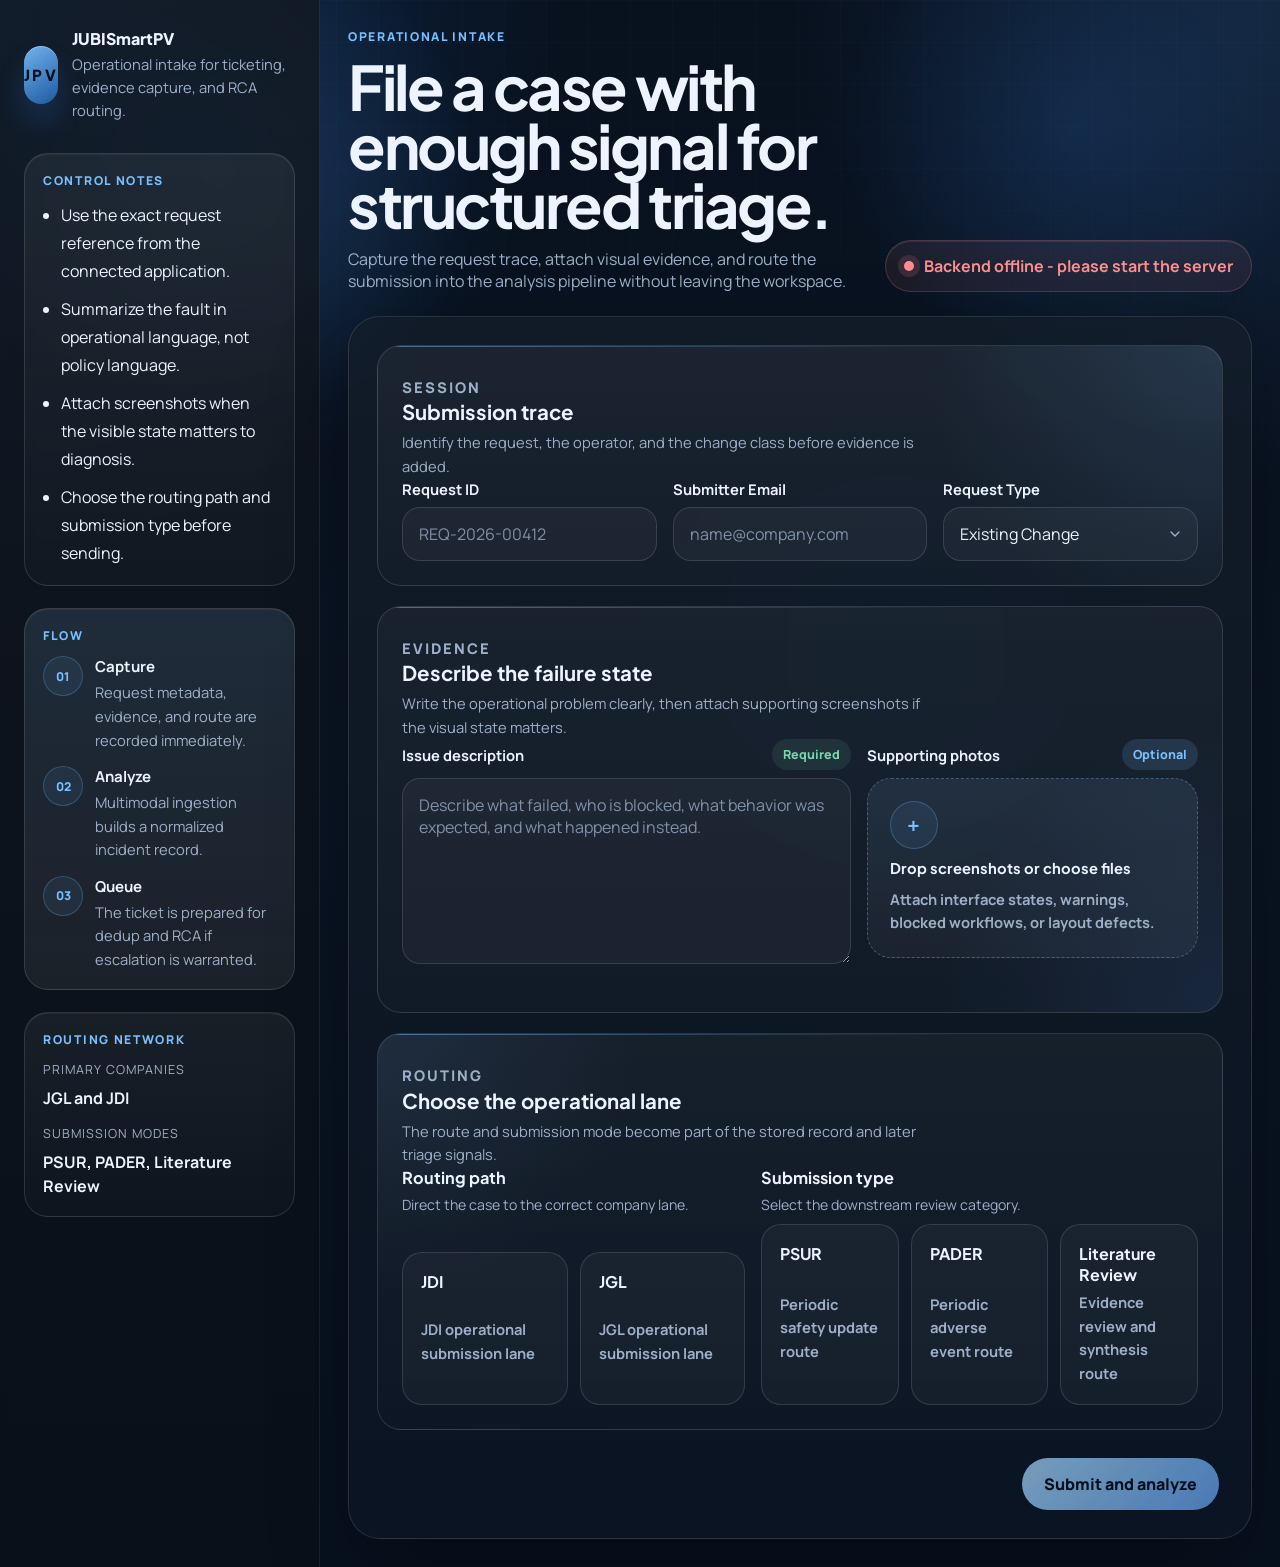
<file: index.html>
<!DOCTYPE html>
<html lang="en">
<head>
  <meta charset="UTF-8">
  <meta name="viewport" content="width=device-width, initial-scale=1.0">
  <title>JUBISmartPV | Ticketing and RCA Submission Portal</title>
  <link rel="preconnect" href="https://fonts.googleapis.com">
  <link rel="preconnect" href="https://fonts.gstatic.com" crossorigin>
  <link href="https://fonts.googleapis.com/css2?family=Manrope:wght@400;500;600;700;800&family=Plus+Jakarta+Sans:wght@500;600;700;800&display=swap" rel="stylesheet">
  <link rel="stylesheet" href="./styles.css">
</head>
<body>
  <div class="app-shell">
    <aside class="sidebar">
      <div class="brand-block">
        <div class="brand-mark">JPV</div>
        <div>
          <p class="brand-name">JUBISmartPV</p>
          <p class="brand-subtitle">Operational intake for ticketing, evidence capture, and RCA routing.</p>
        </div>
      </div>

      <section class="rail-section">
        <p class="rail-label">Control Notes</p>
        <ul class="sidebar-list">
          <li>Use the exact request reference from the connected application.</li>
          <li>Summarize the fault in operational language, not policy language.</li>
          <li>Attach screenshots when the visible state matters to diagnosis.</li>
          <li>Choose the routing path and submission type before sending.</li>
        </ul>
      </section>

      <section class="rail-section signal-section">
        <p class="rail-label">Flow</p>
        <div class="flow-list">
          <div class="flow-step">
            <span class="flow-index">01</span>
            <div>
              <strong>Capture</strong>
              <p>Request metadata, evidence, and route are recorded immediately.</p>
            </div>
          </div>
          <div class="flow-step">
            <span class="flow-index">02</span>
            <div>
              <strong>Analyze</strong>
              <p>Multimodal ingestion builds a normalized incident record.</p>
            </div>
          </div>
          <div class="flow-step">
            <span class="flow-index">03</span>
            <div>
              <strong>Queue</strong>
              <p>The ticket is prepared for dedup and RCA if escalation is warranted.</p>
            </div>
          </div>
        </div>
      </section>

      <section class="rail-section company-section">
        <p class="rail-label">Routing Network</p>
        <div class="route-stack">
          <div>
            <span>Primary Companies</span>
            <strong>JGL and JDI</strong>
          </div>
          <div>
            <span>Submission Modes</span>
            <strong>PSUR, PADER, Literature Review</strong>
          </div>
        </div>
      </section>
    </aside>

    <main class="content">
      <header class="topbar">
        <div class="masthead-copy">
          <p class="section-kicker">Operational Intake</p>
          <h1>File a case with enough signal for structured triage.</h1>
          <p class="section-copy">Capture the request trace, attach visual evidence, and route the submission into the analysis pipeline without leaving the workspace.</p>
        </div>
        <div class="topbar-status" id="backendStatus">
          <span class="status-dot"></span>
          <span>Checking backend...</span>
        </div>
      </header>

      <section class="workspace">
        <form id="issueForm" class="issue-form" novalidate>
          <section class="form-section intro-band">
            <div class="section-head">
              <p class="section-tag">Session</p>
              <h2>Submission trace</h2>
              <p>Identify the request, the operator, and the change class before evidence is added.</p>
            </div>

            <div class="field-grid three-up">
              <div class="field">
                <label for="requestId">Request ID</label>
                <input id="requestId" name="requestId" type="text" placeholder="REQ-2026-00412" autocomplete="off" required>
              </div>

              <div class="field">
                <label for="userEmail">Submitter Email</label>
                <input id="userEmail" name="userEmail" type="email" placeholder="name@company.com" autocomplete="email" required>
              </div>

              <div class="field">
                <label for="requestType">Request Type</label>
                <select id="requestType" name="requestType" class="styled-select" required>
                  <option value="Existing Change" selected>Existing Change</option>
                  <option value="New Feature">New Feature Request</option>
                </select>
              </div>
            </div>
          </section>

          <section class="form-section evidence-band">
            <div class="section-head">
              <p class="section-tag">Evidence</p>
              <h2>Describe the failure state</h2>
              <p>Write the operational problem clearly, then attach supporting screenshots if the visual state matters.</p>
            </div>

            <div class="field-grid evidence-grid">
              <div class="field">
                <div class="field-row">
                  <label for="issueDescription">Issue description</label>
                  <span class="field-badge">Required</span>
                </div>
                <textarea
                  id="issueDescription"
                  name="issueDescription"
                  rows="7"
                  placeholder="Describe what failed, who is blocked, what behavior was expected, and what happened instead."
                  required
                ></textarea>
              </div>

              <div class="field">
                <div class="field-row">
                  <label for="issuePhotos">Supporting photos</label>
                  <span class="field-badge neutral">Optional</span>
                </div>
                <label for="issuePhotos" class="upload-box sleek-upload">
                  <input id="issuePhotos" name="issuePhotos" type="file" accept="image/*" multiple>
                  <span class="upload-icon">+</span>
                  <span class="upload-title">Drop screenshots or choose files</span>
                  <span class="upload-copy">Attach interface states, warnings, blocked workflows, or layout defects.</span>
                </label>
              </div>
            </div>

            <div class="field preview-field">
              <div id="previewGrid" class="preview-grid" aria-live="polite"></div>
            </div>
          </section>

          <section class="form-section routing-band">
            <div class="section-head">
              <p class="section-tag">Routing</p>
              <h2>Choose the operational lane</h2>
              <p>The route and submission mode become part of the stored record and later triage signals.</p>
            </div>

            <div class="selection-grid">
              <div class="field">
                <div class="section-head compact">
                  <h2>Routing path</h2>
                  <p>Direct the case to the correct company lane.</p>
                </div>
                <div class="choice-grid two-up compact-choices" role="radiogroup" aria-labelledby="primaryChoiceLabel">
                  <span id="primaryChoiceLabel" class="sr-only">Primary routing path</span>

                  <label class="choice-card compact-card">
                    <input type="radio" name="primaryChoice" value="JDI" required>
                    <span class="choice-title">JDI</span>
                    <span class="choice-copy">JDI operational submission lane</span>
                  </label>

                  <label class="choice-card compact-card">
                    <input type="radio" name="primaryChoice" value="JGL" required>
                    <span class="choice-title">JGL</span>
                    <span class="choice-copy">JGL operational submission lane</span>
                  </label>
                </div>
              </div>

              <div class="field">
                <div class="section-head compact">
                  <h2>Submission type</h2>
                  <p>Select the downstream review category.</p>
                </div>
                <div class="choice-grid three-up compact-choices" role="radiogroup" aria-labelledby="reviewChoiceLabel">
                  <span id="reviewChoiceLabel" class="sr-only">Submission type</span>

                  <label class="choice-card compact-card">
                    <input type="radio" name="reviewType" value="PSUR" required>
                    <span class="choice-title">PSUR</span>
                    <span class="choice-copy">Periodic safety update route</span>
                  </label>

                  <label class="choice-card compact-card">
                    <input type="radio" name="reviewType" value="PADER" required>
                    <span class="choice-title">PADER</span>
                    <span class="choice-copy">Periodic adverse event route</span>
                  </label>

                  <label class="choice-card compact-card">
                    <input type="radio" name="reviewType" value="Literature Review" required>
                    <span class="choice-title">Literature Review</span>
                    <span class="choice-copy">Evidence review and synthesis route</span>
                  </label>
                </div>
              </div>
            </div>
          </section>

          <div class="actions">
            <p id="formMessage" class="form-message" aria-live="polite"></p>
            <button type="submit" class="submit-button">Submit and analyze</button>
          </div>
        </form>

        <aside id="submissionCard" class="summary-panel" hidden>
          <div class="section-head compact">
            <p class="section-tag">Live Record</p>
            <h2>Stored analysis</h2>
            <p>Processing status, normalized output, and workflow routing appear here as the background job completes.</p>
          </div>
          <div id="submissionSummary" class="submission-summary"></div>
        </aside>
      </section>
    </main>
  </div>

  <script src="./script.js"></script>
</body>
</html>
</file>
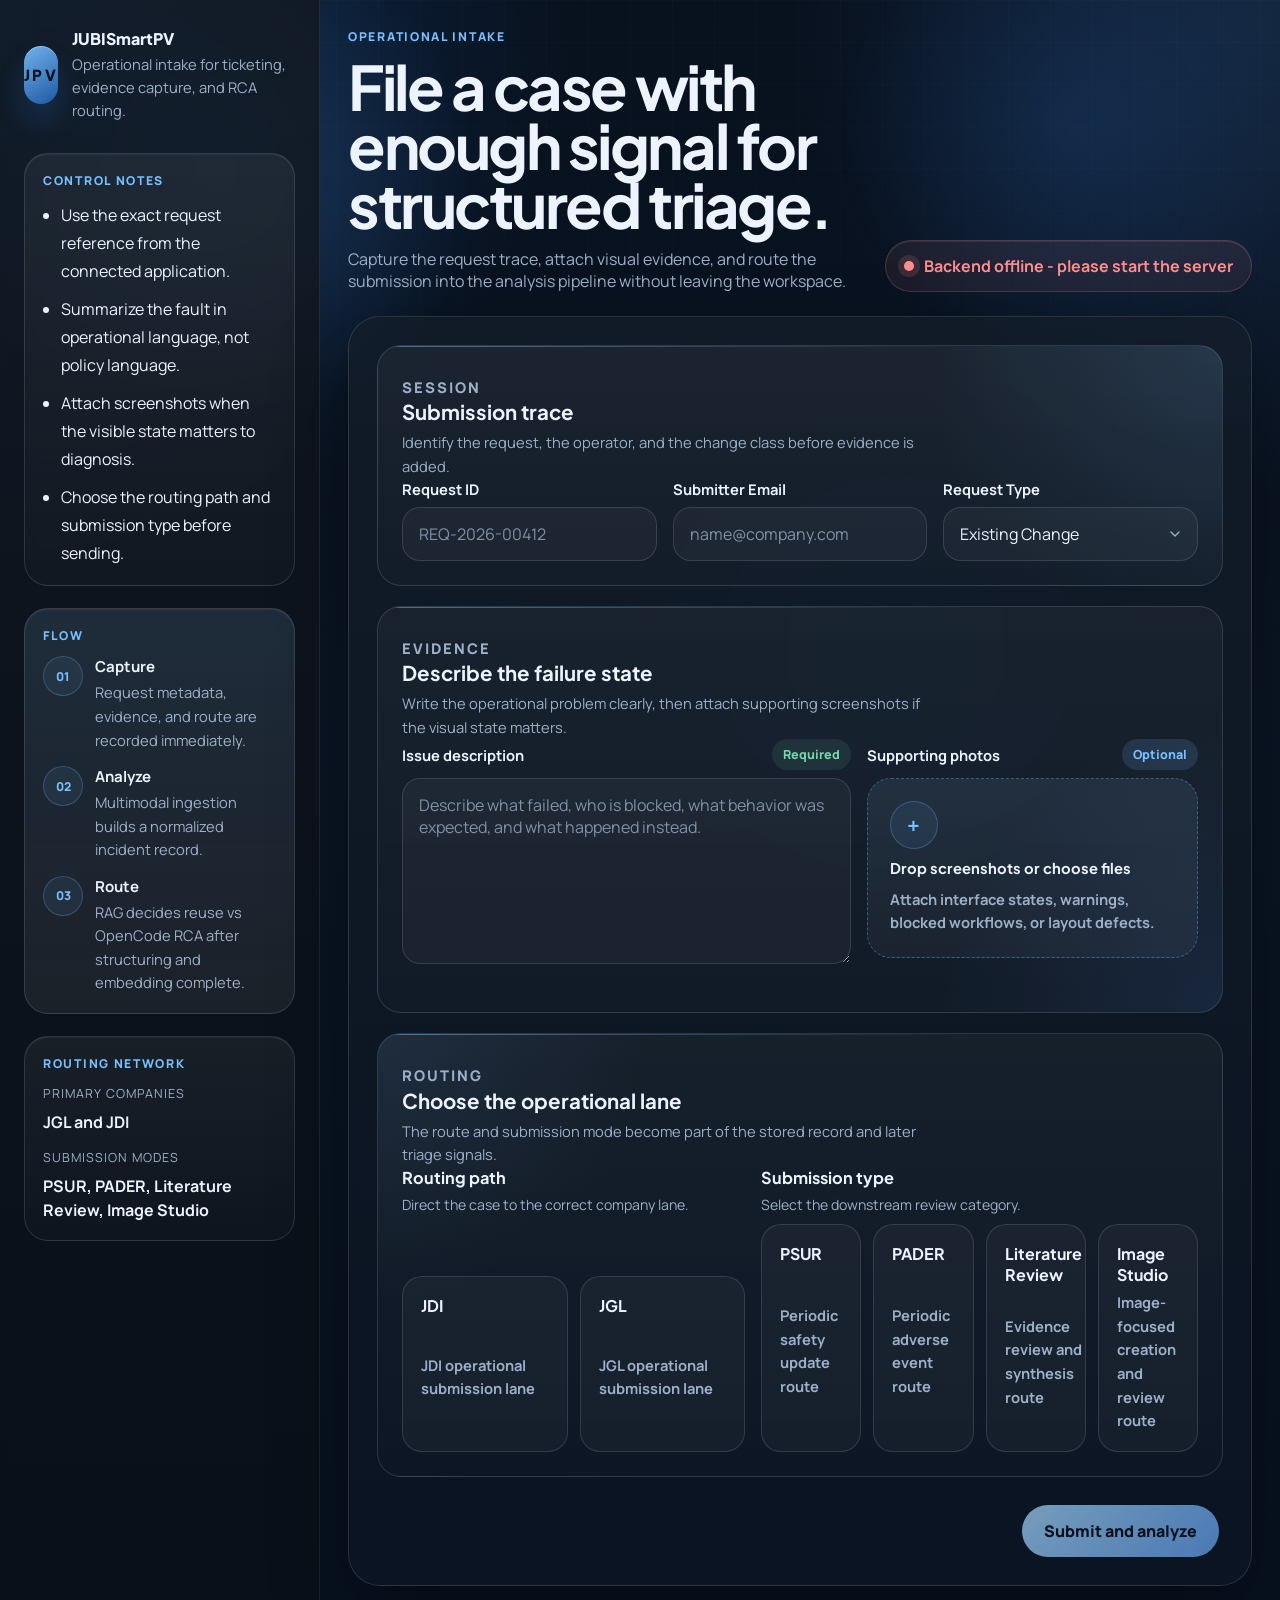
<file: github_upload/index.html>
<!DOCTYPE html>
<html lang="en">
<head>
  <meta charset="UTF-8">
  <meta name="viewport" content="width=device-width, initial-scale=1.0">
  <title>JUBISmartPV | Ticketing and RCA Submission Portal</title>
  <link rel="preconnect" href="https://fonts.googleapis.com">
  <link rel="preconnect" href="https://fonts.gstatic.com" crossorigin>
  <link href="https://fonts.googleapis.com/css2?family=Manrope:wght@400;500;600;700;800&family=Plus+Jakarta+Sans:wght@500;600;700;800&display=swap" rel="stylesheet">
  <link rel="stylesheet" href="./styles.css">
</head>
<body>
  <div class="app-shell">
    <aside class="sidebar">
      <div class="brand-block">
        <div class="brand-mark">JPV</div>
        <div>
          <p class="brand-name">JUBISmartPV</p>
          <p class="brand-subtitle">Operational intake for ticketing, evidence capture, and RCA routing.</p>
        </div>
      </div>

      <section class="rail-section">
        <p class="rail-label">Control Notes</p>
        <ul class="sidebar-list">
          <li>Use the exact request reference from the connected application.</li>
          <li>Summarize the fault in operational language, not policy language.</li>
          <li>Attach screenshots when the visible state matters to diagnosis.</li>
          <li>Choose the routing path and submission type before sending.</li>
        </ul>
      </section>

      <section class="rail-section signal-section">
        <p class="rail-label">Flow</p>
        <div class="flow-list">
          <div class="flow-step">
            <span class="flow-index">01</span>
            <div>
              <strong>Capture</strong>
              <p>Request metadata, evidence, and route are recorded immediately.</p>
            </div>
          </div>
          <div class="flow-step">
            <span class="flow-index">02</span>
            <div>
              <strong>Analyze</strong>
              <p>Multimodal ingestion builds a normalized incident record.</p>
            </div>
          </div>
          <div class="flow-step">
            <span class="flow-index">03</span>
            <div>
              <strong>Route</strong>
              <p>RAG decides reuse vs OpenCode RCA after structuring and embedding complete.</p>
            </div>
          </div>
        </div>
      </section>

      <section class="rail-section company-section">
        <p class="rail-label">Routing Network</p>
        <div class="route-stack">
          <div>
            <span>Primary Companies</span>
            <strong>JGL and JDI</strong>
          </div>
          <div>
            <span>Submission Modes</span>
            <strong>PSUR, PADER, Literature Review, Image Studio</strong>
          </div>
        </div>
      </section>
    </aside>

    <main class="content">
      <header class="topbar">
        <div class="masthead-copy">
          <p class="section-kicker">Operational Intake</p>
          <h1>File a case with enough signal for structured triage.</h1>
          <p class="section-copy">Capture the request trace, attach visual evidence, and route the submission into the analysis pipeline without leaving the workspace.</p>
        </div>
        <div class="topbar-status" id="backendStatus">
          <span class="status-dot"></span>
          <span>Checking backend...</span>
        </div>
      </header>

      <section class="workspace">
        <form id="issueForm" class="issue-form" novalidate>
          <section class="form-section intro-band">
            <div class="section-head">
              <p class="section-tag">Session</p>
              <h2>Submission trace</h2>
              <p>Identify the request, the operator, and the change class before evidence is added.</p>
            </div>

            <div class="field-grid three-up">
              <div class="field">
                <label for="requestId">Request ID</label>
                <input id="requestId" name="requestId" type="text" placeholder="REQ-2026-00412" autocomplete="off" required>
              </div>

              <div class="field">
                <label for="userEmail">Submitter Email</label>
                <input id="userEmail" name="userEmail" type="email" placeholder="name@company.com" autocomplete="email" required>
              </div>

              <div class="field">
                <label for="requestType">Request Type</label>
                <select id="requestType" name="requestType" class="styled-select" required>
                  <option value="Existing Change" selected>Existing Change</option>
                  <option value="New Feature">New Feature Request</option>
                </select>
              </div>
            </div>
          </section>

          <section class="form-section evidence-band">
            <div class="section-head">
              <p class="section-tag">Evidence</p>
              <h2>Describe the failure state</h2>
              <p>Write the operational problem clearly, then attach supporting screenshots if the visual state matters.</p>
            </div>

            <div class="field-grid evidence-grid">
              <div class="field">
                <div class="field-row">
                  <label for="issueDescription">Issue description</label>
                  <span class="field-badge">Required</span>
                </div>
                <textarea
                  id="issueDescription"
                  name="issueDescription"
                  rows="7"
                  placeholder="Describe what failed, who is blocked, what behavior was expected, and what happened instead."
                  required
                ></textarea>
              </div>

              <div class="field">
                <div class="field-row">
                  <label for="issuePhotos">Supporting photos</label>
                  <span class="field-badge neutral">Optional</span>
                </div>
                <label for="issuePhotos" class="upload-box sleek-upload">
                  <input id="issuePhotos" name="issuePhotos" type="file" accept="image/*" multiple>
                  <span class="upload-icon">+</span>
                  <span class="upload-title">Drop screenshots or choose files</span>
                  <span class="upload-copy">Attach interface states, warnings, blocked workflows, or layout defects.</span>
                </label>
              </div>
            </div>

            <div class="field preview-field">
              <div id="previewGrid" class="preview-grid" aria-live="polite"></div>
            </div>
          </section>

          <section class="form-section routing-band">
            <div class="section-head">
              <p class="section-tag">Routing</p>
              <h2>Choose the operational lane</h2>
              <p>The route and submission mode become part of the stored record and later triage signals.</p>
            </div>

            <div class="selection-grid">
              <div class="field">
                <div class="section-head compact">
                  <h2>Routing path</h2>
                  <p>Direct the case to the correct company lane.</p>
                </div>
                <div class="choice-grid two-up compact-choices" role="radiogroup" aria-labelledby="primaryChoiceLabel">
                  <span id="primaryChoiceLabel" class="sr-only">Primary routing path</span>

                  <label class="choice-card compact-card">
                    <input type="radio" name="primaryChoice" value="JDI" required>
                    <span class="choice-title">JDI</span>
                    <span class="choice-copy">JDI operational submission lane</span>
                  </label>

                  <label class="choice-card compact-card">
                    <input type="radio" name="primaryChoice" value="JGL" required>
                    <span class="choice-title">JGL</span>
                    <span class="choice-copy">JGL operational submission lane</span>
                  </label>
                </div>
              </div>

              <div class="field">
                <div class="section-head compact">
                  <h2>Submission type</h2>
                  <p>Select the downstream review category.</p>
                </div>
                <div class="choice-grid four-up compact-choices" role="radiogroup" aria-labelledby="reviewChoiceLabel">
                  <span id="reviewChoiceLabel" class="sr-only">Submission type</span>

                  <label class="choice-card compact-card">
                    <input type="radio" name="reviewType" value="PSUR" required>
                    <span class="choice-title">PSUR</span>
                    <span class="choice-copy">Periodic safety update route</span>
                  </label>

                  <label class="choice-card compact-card">
                    <input type="radio" name="reviewType" value="PADER" required>
                    <span class="choice-title">PADER</span>
                    <span class="choice-copy">Periodic adverse event route</span>
                  </label>

                  <label class="choice-card compact-card">
                    <input type="radio" name="reviewType" value="Literature Review" required>
                    <span class="choice-title">Literature Review</span>
                    <span class="choice-copy">Evidence review and synthesis route</span>
                  </label>

                  <label class="choice-card compact-card">
                    <input type="radio" name="reviewType" value="Image Studio" required>
                    <span class="choice-title">Image Studio</span>
                    <span class="choice-copy">Image-focused creation and review route</span>
                  </label>
                </div>
              </div>
            </div>
          </section>

          <div class="actions">
            <p id="formMessage" class="form-message" aria-live="polite"></p>
            <button type="submit" class="submit-button">Submit and analyze</button>
          </div>
        </form>

        <aside id="submissionCard" class="summary-panel" hidden>
          <div class="section-head compact">
            <p class="section-tag">Live Record</p>
            <h2>Stored analysis</h2>
            <p>Processing status, normalized output, and workflow routing appear here as the background job completes.</p>
          </div>
          <div id="submissionSummary" class="submission-summary"></div>
        </aside>
      </section>
    </main>
  </div>

  <script src="./script.js"></script>
</body>
</html>
</file>
<file: styles.css>
:root {
  --bg: #07111f;
  --bg-soft: #0d1a2b;
  --panel: rgba(7, 17, 31, 0.72);
  --panel-strong: rgba(10, 22, 38, 0.92);
  --panel-light: rgba(255, 255, 255, 0.06);
  --text: #edf3ff;
  --muted: #9eb0c9;
  --line: rgba(255, 255, 255, 0.12);
  --line-strong: rgba(173, 205, 255, 0.25);
  --accent: #79c0ff;
  --accent-strong: #2f8cff;
  --accent-soft: rgba(121, 192, 255, 0.14);
  --success: #77d6ab;
  --danger: #ff8f8f;
  --warning: #ffd280;
  --shadow-lg: 0 30px 80px rgba(0, 0, 0, 0.32);
  --shadow-md: 0 18px 42px rgba(0, 0, 0, 0.24);
  --radius-xl: 32px;
  --radius-lg: 24px;
  --radius-md: 18px;
  --radius-sm: 14px;
}

* {
  box-sizing: border-box;
}

html {
  scroll-behavior: smooth;
}

body {
  margin: 0;
  min-height: 100vh;
  font-family: "Manrope", sans-serif;
  color: var(--text);
  background:
    radial-gradient(circle at top left, rgba(47, 140, 255, 0.24), transparent 28%),
    radial-gradient(circle at top right, rgba(90, 162, 255, 0.16), transparent 24%),
    linear-gradient(180deg, #08111e 0%, #0a1423 46%, #07111f 100%);
}

body::before,
body::after {
  content: "";
  position: fixed;
  inset: 0;
  pointer-events: none;
  z-index: -2;
}

body::before {
  background:
    linear-gradient(rgba(121, 192, 255, 0.06) 1px, transparent 1px),
    linear-gradient(90deg, rgba(121, 192, 255, 0.06) 1px, transparent 1px);
  background-size: 42px 42px;
  mask-image: linear-gradient(180deg, rgba(0, 0, 0, 0.4), transparent 78%);
}

body::after {
  background:
    radial-gradient(circle at 18% 20%, rgba(84, 160, 255, 0.18), transparent 20%),
    radial-gradient(circle at 84% 14%, rgba(39, 105, 194, 0.18), transparent 18%),
    radial-gradient(circle at 70% 70%, rgba(16, 50, 90, 0.2), transparent 24%);
  z-index: -3;
}

.app-shell {
  display: grid;
  grid-template-columns: 320px minmax(0, 1fr);
  min-height: 100vh;
}

.sidebar {
  display: grid;
  align-content: start;
  gap: 22px;
  padding: 28px 24px;
  background:
    linear-gradient(180deg, rgba(255, 255, 255, 0.045), rgba(255, 255, 255, 0.02)),
    rgba(4, 10, 18, 0.75);
  border-right: 1px solid rgba(255, 255, 255, 0.08);
  backdrop-filter: blur(18px);
}

.brand-block {
  display: flex;
  align-items: center;
  gap: 14px;
  padding-bottom: 10px;
}

.brand-mark {
  display: grid;
  place-items: center;
  width: 58px;
  height: 58px;
  border-radius: 18px;
  background:
    linear-gradient(145deg, rgba(121, 192, 255, 0.92), rgba(47, 140, 255, 0.55)),
    #0c1a2d;
  color: #03101f;
  font-family: "Plus Jakarta Sans", sans-serif;
  font-size: 0.95rem;
  font-weight: 800;
  letter-spacing: 0.16em;
  box-shadow: inset 0 1px 0 rgba(255, 255, 255, 0.36), 0 18px 28px rgba(47, 140, 255, 0.18);
}

.brand-name,
.section-head h2,
.choice-title,
h1 {
  font-family: "Plus Jakarta Sans", sans-serif;
}

.brand-name {
  margin: 0;
  font-size: 1rem;
  font-weight: 800;
}

.brand-subtitle {
  margin: 4px 0 0;
  color: var(--muted);
  line-height: 1.55;
  font-size: 0.92rem;
}

.rail-section {
  padding: 18px;
  border: 1px solid var(--line);
  border-radius: 24px;
  background: linear-gradient(180deg, rgba(255, 255, 255, 0.055), rgba(255, 255, 255, 0.02));
  box-shadow: inset 0 1px 0 rgba(255, 255, 255, 0.06);
}

.signal-section {
  background:
    linear-gradient(180deg, rgba(121, 192, 255, 0.1), rgba(255, 255, 255, 0.03)),
    rgba(255, 255, 255, 0.03);
}

.rail-label,
.section-kicker,
.section-tag {
  margin: 0 0 12px;
  color: var(--accent);
  text-transform: uppercase;
  letter-spacing: 0.14em;
  font-size: 0.76rem;
  font-weight: 800;
}

.sidebar-list {
  margin: 0;
  padding-left: 18px;
  color: var(--text);
  line-height: 1.75;
}

.sidebar-list li + li {
  margin-top: 10px;
}

.flow-list {
  display: grid;
  gap: 14px;
}

.flow-step {
  display: grid;
  grid-template-columns: 40px minmax(0, 1fr);
  gap: 12px;
  align-items: start;
}

.flow-index {
  display: grid;
  place-items: center;
  width: 40px;
  height: 40px;
  border-radius: 50%;
  border: 1px solid rgba(121, 192, 255, 0.24);
  color: var(--accent);
  font-size: 0.76rem;
  font-weight: 800;
  background: rgba(121, 192, 255, 0.08);
}

.flow-step strong {
  display: block;
  margin-bottom: 4px;
  font-size: 0.94rem;
}

.flow-step p,
.route-stack span,
.section-copy,
.section-head p,
.choice-copy,
.hint,
.upload-copy,
.form-message,
.submission-summary {
  color: var(--muted);
}

.flow-step p,
.route-stack span,
.section-head p,
.choice-copy,
.upload-copy,
.form-message,
.submission-summary {
  margin: 0;
  line-height: 1.6;
  font-size: 0.92rem;
}

.route-stack {
  display: grid;
  gap: 14px;
}

.route-stack span {
  display: block;
  margin-bottom: 6px;
  font-size: 0.78rem;
  letter-spacing: 0.08em;
  text-transform: uppercase;
}

.route-stack strong {
  display: block;
  color: var(--text);
  line-height: 1.5;
}

.content {
  padding: 28px;
}

.topbar {
  display: flex;
  justify-content: space-between;
  align-items: flex-end;
  gap: 20px;
  margin-bottom: 24px;
}

.masthead-copy {
  max-width: 860px;
}

h1 {
  margin: 0;
  max-width: 11ch;
  font-size: clamp(2.4rem, 4.8vw, 4.8rem);
  line-height: 0.96;
  letter-spacing: -0.04em;
}

.section-copy {
  max-width: 58ch;
  margin: 14px 0 0;
  font-size: 1rem;
}

.topbar-status {
  display: inline-flex;
  align-items: center;
  gap: 10px;
  padding: 14px 18px;
  border-radius: 999px;
  border: 1px solid rgba(119, 214, 171, 0.22);
  background: rgba(119, 214, 171, 0.09);
  color: var(--success);
  font-weight: 700;
  white-space: nowrap;
  box-shadow: inset 0 1px 0 rgba(255, 255, 255, 0.08);
}

.status-dot {
  width: 10px;
  height: 10px;
  border-radius: 50%;
  background: currentColor;
  box-shadow: 0 0 0 6px rgba(119, 214, 171, 0.14);
  animation: pulse-status 2.2s infinite;
}

@keyframes pulse-status {
  0%, 100% {
    opacity: 1;
    transform: scale(1);
  }
  50% {
    opacity: 0.58;
    transform: scale(0.94);
  }
}

.topbar-status.offline {
  color: var(--danger);
  border-color: rgba(255, 143, 143, 0.2);
  background: rgba(255, 143, 143, 0.08);
}

.topbar-status.offline .status-dot {
  box-shadow: 0 0 0 6px rgba(255, 143, 143, 0.14);
  animation: none;
}

.workspace {
  display: grid;
  grid-template-columns: minmax(0, 1fr);
  gap: 24px;
  align-items: start;
}

.workspace:has(.summary-panel:not([hidden])) {
  grid-template-columns: minmax(0, 1.7fr) 360px;
}

.issue-form,
.summary-panel {
  border-radius: var(--radius-xl);
  border: 1px solid var(--line);
  background:
    linear-gradient(180deg, rgba(255, 255, 255, 0.04), rgba(255, 255, 255, 0.015)),
    var(--panel);
  backdrop-filter: blur(18px);
  box-shadow: var(--shadow-lg);
}

.issue-form {
  padding: 28px;
  display: grid;
  gap: 20px;
}

.summary-panel {
  position: sticky;
  top: 28px;
  padding: 24px;
}

.form-section {
  position: relative;
  padding: 24px;
  border-radius: var(--radius-lg);
  border: 1px solid var(--line);
  background: linear-gradient(180deg, rgba(255, 255, 255, 0.05), rgba(255, 255, 255, 0.018));
  overflow: hidden;
  animation: section-rise 0.8s ease both;
}

.form-section:nth-of-type(2) {
  animation-delay: 90ms;
}

.form-section:nth-of-type(3) {
  animation-delay: 180ms;
}

.form-section::before {
  content: "";
  position: absolute;
  inset: 0 auto auto 0;
  width: 100%;
  height: 1px;
  background: linear-gradient(90deg, rgba(121, 192, 255, 0.5), transparent 70%);
}

@keyframes section-rise {
  from {
    opacity: 0;
    transform: translateY(20px);
  }
  to {
    opacity: 1;
    transform: translateY(0);
  }
}

.intro-band {
  background:
    radial-gradient(circle at top right, rgba(121, 192, 255, 0.12), transparent 34%),
    linear-gradient(180deg, rgba(255, 255, 255, 0.045), rgba(255, 255, 255, 0.015));
}

.evidence-band {
  background:
    radial-gradient(circle at bottom right, rgba(78, 130, 214, 0.12), transparent 30%),
    linear-gradient(180deg, rgba(255, 255, 255, 0.04), rgba(255, 255, 255, 0.015));
}

.routing-band {
  background:
    radial-gradient(circle at top left, rgba(121, 192, 255, 0.09), transparent 28%),
    linear-gradient(180deg, rgba(255, 255, 255, 0.038), rgba(255, 255, 255, 0.012));
}

.field-grid,
.selection-grid {
  display: grid;
  gap: 16px;
}

.three-up {
  grid-template-columns: repeat(3, minmax(0, 1fr));
}

.evidence-grid {
  grid-template-columns: 1.15fr 0.85fr;
  align-items: start;
}

.selection-grid {
  grid-template-columns: minmax(0, 0.88fr) minmax(0, 1.12fr);
}

.section-head h2 {
  margin: 0;
  font-size: 1.28rem;
}

.section-head p {
  max-width: 60ch;
  margin-top: 6px;
}

.section-head.compact h2 {
  font-size: 1.02rem;
}

.section-head.compact p {
  font-size: 0.88rem;
}

.field {
  display: grid;
  gap: 8px;
}

.field label {
  font-size: 0.92rem;
  font-weight: 700;
}

.field-row {
  display: flex;
  justify-content: space-between;
  align-items: center;
  gap: 12px;
}

.field-badge {
  display: inline-flex;
  align-items: center;
  padding: 7px 11px;
  border-radius: 999px;
  background: rgba(119, 214, 171, 0.1);
  color: var(--success);
  font-size: 0.78rem;
  font-weight: 800;
}

.field-badge.neutral {
  background: var(--accent-soft);
  color: var(--accent);
}

input[type="text"],
input[type="email"],
select.styled-select,
textarea {
  width: 100%;
  border: 1px solid rgba(255, 255, 255, 0.12);
  border-radius: var(--radius-md);
  padding: 15px 16px;
  font: inherit;
  color: var(--text);
  background: rgba(255, 255, 255, 0.04);
  transition: border-color 180ms ease, box-shadow 180ms ease, background 180ms ease, transform 180ms ease;
}

input[type="text"]::placeholder,
input[type="email"]::placeholder,
textarea::placeholder {
  color: rgba(158, 176, 201, 0.78);
}

input[type="text"]:focus,
input[type="email"]:focus,
select.styled-select:focus,
textarea:focus {
  outline: none;
  border-color: rgba(121, 192, 255, 0.56);
  box-shadow: 0 0 0 4px rgba(121, 192, 255, 0.14);
  background: rgba(255, 255, 255, 0.07);
  transform: translateY(-1px);
}

select.styled-select {
  appearance: none;
  background-image: url("data:image/svg+xml;charset=UTF-8,%3csvg xmlns='http://www.w3.org/2000/svg' viewBox='0 0 24 24' fill='none' stroke='%239eb0c9' stroke-width='2' stroke-linecap='round' stroke-linejoin='round'%3e%3cpolyline points='6 9 12 15 18 9'%3e%3c/polyline%3e%3c/svg%3e");
  background-repeat: no-repeat;
  background-position: right 14px center;
  background-size: 16px;
  padding-right: 44px;
}

select option {
  color: #0b1626;
}

textarea {
  min-height: 180px;
  resize: vertical;
}

.upload-box {
  display: grid;
  justify-items: start;
  gap: 10px;
  min-height: 180px;
  padding: 22px;
  border-radius: var(--radius-lg);
  border: 1px dashed rgba(121, 192, 255, 0.34);
  background:
    linear-gradient(180deg, rgba(121, 192, 255, 0.08), rgba(255, 255, 255, 0.02)),
    rgba(255, 255, 255, 0.02);
  cursor: pointer;
  transition: transform 180ms ease, border-color 180ms ease, background 180ms ease;
}

.upload-box:hover {
  transform: translateY(-1px);
  border-color: rgba(121, 192, 255, 0.52);
  background:
    linear-gradient(180deg, rgba(121, 192, 255, 0.12), rgba(255, 255, 255, 0.03)),
    rgba(255, 255, 255, 0.028);
}

.upload-box input[type="file"] {
  display: none;
}

.upload-icon {
  display: grid;
  place-items: center;
  width: 48px;
  height: 48px;
  border-radius: 50%;
  border: 1px solid rgba(121, 192, 255, 0.26);
  color: var(--accent);
  font-size: 1.4rem;
  background: rgba(121, 192, 255, 0.08);
}

.upload-title {
  font-family: "Plus Jakarta Sans", sans-serif;
  font-weight: 700;
  color: var(--text);
}

.preview-field {
  min-height: 24px;
}

.preview-grid {
  display: grid;
  grid-template-columns: repeat(auto-fill, minmax(132px, 1fr));
  gap: 12px;
}

.preview-tile {
  position: relative;
  overflow: hidden;
  min-height: 136px;
  border-radius: 18px;
  border: 1px solid var(--line);
  background: rgba(255, 255, 255, 0.05);
  box-shadow: var(--shadow-md);
}

.preview-tile img {
  display: block;
  width: 100%;
  height: 136px;
  object-fit: cover;
}

.preview-name {
  position: absolute;
  inset: auto 10px 10px 10px;
  padding: 8px 10px;
  border-radius: 12px;
  background: rgba(4, 10, 18, 0.82);
  color: var(--text);
  font-size: 0.78rem;
  backdrop-filter: blur(10px);
}

.remove-image-btn {
  position: absolute;
  top: 10px;
  right: 10px;
  display: grid;
  place-items: center;
  width: 30px;
  height: 30px;
  border: 0;
  border-radius: 50%;
  background: rgba(4, 10, 18, 0.84);
  color: var(--text);
  font-size: 1.05rem;
  cursor: pointer;
}

.choice-grid {
  display: grid;
  gap: 12px;
}

.two-up {
  grid-template-columns: repeat(2, minmax(0, 1fr));
}

.compact-choices.three-up {
  grid-template-columns: repeat(3, minmax(0, 1fr));
}

.choice-card {
  position: relative;
  display: grid;
  gap: 6px;
  min-height: 124px;
  padding: 18px;
  border-radius: 20px;
  border: 1px solid var(--line);
  background: rgba(255, 255, 255, 0.035);
  cursor: pointer;
  transition: transform 180ms ease, border-color 180ms ease, background 180ms ease, box-shadow 180ms ease;
}

.choice-card:hover {
  transform: translateY(-1px);
  border-color: rgba(121, 192, 255, 0.34);
  box-shadow: 0 18px 30px rgba(0, 0, 0, 0.18);
}

.choice-card input {
  position: absolute;
  inset: 0;
  opacity: 0;
  cursor: pointer;
}

.choice-card:has(input:checked) {
  border-color: rgba(121, 192, 255, 0.62);
  background:
    linear-gradient(180deg, rgba(121, 192, 255, 0.12), rgba(255, 255, 255, 0.04)),
    rgba(255, 255, 255, 0.04);
  box-shadow: inset 0 0 0 1px rgba(121, 192, 255, 0.2);
}

.choice-title {
  color: var(--text);
  font-size: 1rem;
  font-weight: 700;
}

.actions {
  display: flex;
  justify-content: space-between;
  align-items: center;
  gap: 16px;
  padding: 8px 4px 0;
}

.form-message {
  margin: 0;
  max-width: 60ch;
}

.form-message.success {
  color: var(--success);
}

.form-message.error,
.warning-note {
  color: var(--danger);
}

.submit-button {
  border: 0;
  border-radius: 999px;
  padding: 15px 22px;
  font: inherit;
  font-weight: 800;
  color: #04101d;
  background: linear-gradient(135deg, #9ad4ff, #5aa2ff);
  cursor: pointer;
  transition: transform 180ms ease, box-shadow 180ms ease, filter 180ms ease;
  box-shadow: 0 18px 32px rgba(47, 140, 255, 0.28);
}

.submit-button:hover {
  transform: translateY(-1px);
  box-shadow: 0 22px 38px rgba(47, 140, 255, 0.34);
}

.submit-button:disabled {
  cursor: not-allowed;
  filter: grayscale(0.16);
  opacity: 0.72;
  transform: none;
  box-shadow: none;
}

.submission-summary strong {
  display: block;
  margin: 15px 0 6px;
  color: var(--text);
  font-size: 0.78rem;
  letter-spacing: 0.08em;
  text-transform: uppercase;
}

.submission-summary p {
  margin: 0;
  line-height: 1.65;
}

.submission-summary ul {
  margin: 0;
  padding-left: 18px;
  line-height: 1.65;
}

.raw-output {
  margin: 0;
  padding: 12px;
  border-radius: 14px;
  border: 1px solid var(--line);
  background: rgba(255, 255, 255, 0.03);
  color: var(--text);
  font-size: 0.8rem;
  line-height: 1.55;
  max-height: 260px;
  overflow: auto;
  white-space: pre-wrap;
  word-break: break-word;
}

.sr-only {
  position: absolute;
  width: 1px;
  height: 1px;
  padding: 0;
  margin: -1px;
  overflow: hidden;
  clip: rect(0, 0, 0, 0);
  border: 0;
}

.image-preview-modal {
  display: none;
  position: fixed;
  inset: 0;
  z-index: 9999;
  align-items: center;
  justify-content: center;
  padding: 24px;
}

.modal-backdrop {
  position: absolute;
  inset: 0;
  background: rgba(2, 7, 14, 0.84);
  backdrop-filter: blur(8px);
}

.modal-content {
  position: relative;
  width: min(900px, 100%);
  padding: 18px;
  border-radius: 24px;
  border: 1px solid var(--line);
  background: var(--panel-strong);
  box-shadow: var(--shadow-lg);
}

.close-modal,
.nav-btn {
  border: 0;
  border-radius: 999px;
  font: inherit;
  cursor: pointer;
}

.close-modal {
  position: absolute;
  top: 14px;
  right: 14px;
  width: 38px;
  height: 38px;
  background: rgba(255, 255, 255, 0.08);
  color: var(--text);
  font-size: 1.4rem;
}

.image-viewer {
  position: relative;
  overflow: hidden;
  border-radius: 18px;
  border: 1px solid var(--line);
  background: rgba(255, 255, 255, 0.025);
}

.image-viewer img {
  display: block;
  width: 100%;
  max-height: 70vh;
  object-fit: contain;
  background: rgba(255, 255, 255, 0.02);
}

.image-counter {
  position: absolute;
  right: 12px;
  bottom: 12px;
  padding: 8px 10px;
  border-radius: 999px;
  background: rgba(4, 10, 18, 0.8);
  color: var(--text);
  font-size: 0.8rem;
}

.image-navigation {
  display: flex;
  justify-content: space-between;
  align-items: center;
  gap: 12px;
  margin-top: 16px;
}

.nav-btn {
  padding: 10px 14px;
  background: rgba(255, 255, 255, 0.08);
  color: var(--text);
}

.nav-btn:disabled {
  opacity: 0.45;
  cursor: not-allowed;
}

.image-name {
  min-width: 0;
  text-align: center;
  color: var(--muted);
  overflow: hidden;
  text-overflow: ellipsis;
  white-space: nowrap;
}

@media (max-width: 1180px) {
  .app-shell {
    grid-template-columns: 1fr;
  }

  .sidebar {
    border-right: 0;
    border-bottom: 1px solid rgba(255, 255, 255, 0.08);
  }

  .workspace:has(.summary-panel:not([hidden])) {
    grid-template-columns: 1fr;
  }

  .summary-panel {
    position: static;
  }
}

@media (max-width: 860px) {
  .content,
  .sidebar {
    padding: 20px;
  }

  .topbar,
  .actions,
  .evidence-grid,
  .selection-grid,
  .three-up,
  .two-up,
  .compact-choices.three-up {
    grid-template-columns: 1fr;
    display: grid;
  }

  .topbar {
    align-items: start;
  }

  .actions {
    justify-items: stretch;
  }

  .submit-button {
    width: 100%;
  }

  .form-section,
  .issue-form,
  .summary-panel {
    padding: 20px;
  }

  h1 {
    max-width: 14ch;
    font-size: clamp(2.1rem, 10vw, 3.4rem);
  }
}
</file>
<file: github_upload/styles.css>
:root {
  --bg: #07111f;
  --bg-soft: #0d1a2b;
  --panel: rgba(7, 17, 31, 0.72);
  --panel-strong: rgba(10, 22, 38, 0.92);
  --panel-light: rgba(255, 255, 255, 0.06);
  --text: #edf3ff;
  --muted: #9eb0c9;
  --line: rgba(255, 255, 255, 0.12);
  --line-strong: rgba(173, 205, 255, 0.25);
  --accent: #79c0ff;
  --accent-strong: #2f8cff;
  --accent-soft: rgba(121, 192, 255, 0.14);
  --success: #77d6ab;
  --danger: #ff8f8f;
  --warning: #ffd280;
  --shadow-lg: 0 30px 80px rgba(0, 0, 0, 0.32);
  --shadow-md: 0 18px 42px rgba(0, 0, 0, 0.24);
  --radius-xl: 32px;
  --radius-lg: 24px;
  --radius-md: 18px;
  --radius-sm: 14px;
}

* {
  box-sizing: border-box;
}

html {
  scroll-behavior: smooth;
}

body {
  margin: 0;
  min-height: 100vh;
  font-family: "Manrope", sans-serif;
  color: var(--text);
  background:
    radial-gradient(circle at top left, rgba(47, 140, 255, 0.24), transparent 28%),
    radial-gradient(circle at top right, rgba(90, 162, 255, 0.16), transparent 24%),
    linear-gradient(180deg, #08111e 0%, #0a1423 46%, #07111f 100%);
}

body::before,
body::after {
  content: "";
  position: fixed;
  inset: 0;
  pointer-events: none;
  z-index: -2;
}

body::before {
  background:
    linear-gradient(rgba(121, 192, 255, 0.06) 1px, transparent 1px),
    linear-gradient(90deg, rgba(121, 192, 255, 0.06) 1px, transparent 1px);
  background-size: 42px 42px;
  mask-image: linear-gradient(180deg, rgba(0, 0, 0, 0.4), transparent 78%);
}

body::after {
  background:
    radial-gradient(circle at 18% 20%, rgba(84, 160, 255, 0.18), transparent 20%),
    radial-gradient(circle at 84% 14%, rgba(39, 105, 194, 0.18), transparent 18%),
    radial-gradient(circle at 70% 70%, rgba(16, 50, 90, 0.2), transparent 24%);
  z-index: -3;
}

.app-shell {
  display: grid;
  grid-template-columns: 320px minmax(0, 1fr);
  min-height: 100vh;
}

.sidebar {
  display: grid;
  align-content: start;
  gap: 22px;
  padding: 28px 24px;
  background:
    linear-gradient(180deg, rgba(255, 255, 255, 0.045), rgba(255, 255, 255, 0.02)),
    rgba(4, 10, 18, 0.75);
  border-right: 1px solid rgba(255, 255, 255, 0.08);
  backdrop-filter: blur(18px);
}

.brand-block {
  display: flex;
  align-items: center;
  gap: 14px;
  padding-bottom: 10px;
}

.brand-mark {
  display: grid;
  place-items: center;
  width: 58px;
  height: 58px;
  border-radius: 18px;
  background:
    linear-gradient(145deg, rgba(121, 192, 255, 0.92), rgba(47, 140, 255, 0.55)),
    #0c1a2d;
  color: #03101f;
  font-family: "Plus Jakarta Sans", sans-serif;
  font-size: 0.95rem;
  font-weight: 800;
  letter-spacing: 0.16em;
  box-shadow: inset 0 1px 0 rgba(255, 255, 255, 0.36), 0 18px 28px rgba(47, 140, 255, 0.18);
}

.brand-name,
.section-head h2,
.choice-title,
h1 {
  font-family: "Plus Jakarta Sans", sans-serif;
}

.brand-name {
  margin: 0;
  font-size: 1rem;
  font-weight: 800;
}

.brand-subtitle {
  margin: 4px 0 0;
  color: var(--muted);
  line-height: 1.55;
  font-size: 0.92rem;
}

.rail-section {
  padding: 18px;
  border: 1px solid var(--line);
  border-radius: 24px;
  background: linear-gradient(180deg, rgba(255, 255, 255, 0.055), rgba(255, 255, 255, 0.02));
  box-shadow: inset 0 1px 0 rgba(255, 255, 255, 0.06);
}

.signal-section {
  background:
    linear-gradient(180deg, rgba(121, 192, 255, 0.1), rgba(255, 255, 255, 0.03)),
    rgba(255, 255, 255, 0.03);
}

.rail-label,
.section-kicker,
.section-tag {
  margin: 0 0 12px;
  color: var(--accent);
  text-transform: uppercase;
  letter-spacing: 0.14em;
  font-size: 0.76rem;
  font-weight: 800;
}

.sidebar-list {
  margin: 0;
  padding-left: 18px;
  color: var(--text);
  line-height: 1.75;
}

.sidebar-list li + li {
  margin-top: 10px;
}

.flow-list {
  display: grid;
  gap: 14px;
}

.flow-step {
  display: grid;
  grid-template-columns: 40px minmax(0, 1fr);
  gap: 12px;
  align-items: start;
}

.flow-index {
  display: grid;
  place-items: center;
  width: 40px;
  height: 40px;
  border-radius: 50%;
  border: 1px solid rgba(121, 192, 255, 0.24);
  color: var(--accent);
  font-size: 0.76rem;
  font-weight: 800;
  background: rgba(121, 192, 255, 0.08);
}

.flow-step strong {
  display: block;
  margin-bottom: 4px;
  font-size: 0.94rem;
}

.flow-step p,
.route-stack span,
.section-copy,
.section-head p,
.choice-copy,
.hint,
.upload-copy,
.form-message,
.submission-summary {
  color: var(--muted);
}

.flow-step p,
.route-stack span,
.section-head p,
.choice-copy,
.upload-copy,
.form-message,
.submission-summary {
  margin: 0;
  line-height: 1.6;
  font-size: 0.92rem;
}

.route-stack {
  display: grid;
  gap: 14px;
}

.route-stack span {
  display: block;
  margin-bottom: 6px;
  font-size: 0.78rem;
  letter-spacing: 0.08em;
  text-transform: uppercase;
}

.route-stack strong {
  display: block;
  color: var(--text);
  line-height: 1.5;
}

.content {
  padding: 28px;
}

.topbar {
  display: flex;
  justify-content: space-between;
  align-items: flex-end;
  gap: 20px;
  margin-bottom: 24px;
}

.masthead-copy {
  max-width: 860px;
}

h1 {
  margin: 0;
  max-width: 11ch;
  font-size: clamp(2.4rem, 4.8vw, 4.8rem);
  line-height: 0.96;
  letter-spacing: -0.04em;
}

.section-copy {
  max-width: 58ch;
  margin: 14px 0 0;
  font-size: 1rem;
}

.topbar-status {
  display: inline-flex;
  align-items: center;
  gap: 10px;
  padding: 14px 18px;
  border-radius: 999px;
  border: 1px solid rgba(119, 214, 171, 0.22);
  background: rgba(119, 214, 171, 0.09);
  color: var(--success);
  font-weight: 700;
  white-space: nowrap;
  box-shadow: inset 0 1px 0 rgba(255, 255, 255, 0.08);
}

.status-dot {
  width: 10px;
  height: 10px;
  border-radius: 50%;
  background: currentColor;
  box-shadow: 0 0 0 6px rgba(119, 214, 171, 0.14);
  animation: pulse-status 2.2s infinite;
}

@keyframes pulse-status {
  0%, 100% {
    opacity: 1;
    transform: scale(1);
  }
  50% {
    opacity: 0.58;
    transform: scale(0.94);
  }
}

.topbar-status.offline {
  color: var(--danger);
  border-color: rgba(255, 143, 143, 0.2);
  background: rgba(255, 143, 143, 0.08);
}

.topbar-status.offline .status-dot {
  box-shadow: 0 0 0 6px rgba(255, 143, 143, 0.14);
  animation: none;
}

.workspace {
  display: grid;
  grid-template-columns: minmax(0, 1fr);
  gap: 24px;
  align-items: start;
}

.workspace:has(.summary-panel:not([hidden])) {
  grid-template-columns: minmax(0, 1.7fr) 360px;
}

.issue-form,
.summary-panel {
  border-radius: var(--radius-xl);
  border: 1px solid var(--line);
  background:
    linear-gradient(180deg, rgba(255, 255, 255, 0.04), rgba(255, 255, 255, 0.015)),
    var(--panel);
  backdrop-filter: blur(18px);
  box-shadow: var(--shadow-lg);
}

.issue-form {
  padding: 28px;
  display: grid;
  gap: 20px;
}

.summary-panel {
  position: sticky;
  top: 28px;
  padding: 24px;
}

.form-section {
  position: relative;
  padding: 24px;
  border-radius: var(--radius-lg);
  border: 1px solid var(--line);
  background: linear-gradient(180deg, rgba(255, 255, 255, 0.05), rgba(255, 255, 255, 0.018));
  overflow: hidden;
  animation: section-rise 0.8s ease both;
}

.form-section:nth-of-type(2) {
  animation-delay: 90ms;
}

.form-section:nth-of-type(3) {
  animation-delay: 180ms;
}

.form-section::before {
  content: "";
  position: absolute;
  inset: 0 auto auto 0;
  width: 100%;
  height: 1px;
  background: linear-gradient(90deg, rgba(121, 192, 255, 0.5), transparent 70%);
}

@keyframes section-rise {
  from {
    opacity: 0;
    transform: translateY(20px);
  }
  to {
    opacity: 1;
    transform: translateY(0);
  }
}

.intro-band {
  background:
    radial-gradient(circle at top right, rgba(121, 192, 255, 0.12), transparent 34%),
    linear-gradient(180deg, rgba(255, 255, 255, 0.045), rgba(255, 255, 255, 0.015));
}

.evidence-band {
  background:
    radial-gradient(circle at bottom right, rgba(78, 130, 214, 0.12), transparent 30%),
    linear-gradient(180deg, rgba(255, 255, 255, 0.04), rgba(255, 255, 255, 0.015));
}

.routing-band {
  background:
    radial-gradient(circle at top left, rgba(121, 192, 255, 0.09), transparent 28%),
    linear-gradient(180deg, rgba(255, 255, 255, 0.038), rgba(255, 255, 255, 0.012));
}

.field-grid,
.selection-grid {
  display: grid;
  gap: 16px;
}

.three-up {
  grid-template-columns: repeat(3, minmax(0, 1fr));
}

.four-up {
  grid-template-columns: repeat(4, minmax(0, 1fr));
}

.evidence-grid {
  grid-template-columns: 1.15fr 0.85fr;
  align-items: start;
}

.selection-grid {
  grid-template-columns: minmax(0, 0.88fr) minmax(0, 1.12fr);
}

.section-head h2 {
  margin: 0;
  font-size: 1.28rem;
}

.section-head p {
  max-width: 60ch;
  margin-top: 6px;
}

.section-head.compact h2 {
  font-size: 1.02rem;
}

.section-head.compact p {
  font-size: 0.88rem;
}

.field {
  display: grid;
  gap: 8px;
}

.field label {
  font-size: 0.92rem;
  font-weight: 700;
}

.field-row {
  display: flex;
  justify-content: space-between;
  align-items: center;
  gap: 12px;
}

.field-badge {
  display: inline-flex;
  align-items: center;
  padding: 7px 11px;
  border-radius: 999px;
  background: rgba(119, 214, 171, 0.1);
  color: var(--success);
  font-size: 0.78rem;
  font-weight: 800;
}

.field-badge.neutral {
  background: var(--accent-soft);
  color: var(--accent);
}

input[type="text"],
input[type="email"],
select.styled-select,
textarea {
  width: 100%;
  border: 1px solid rgba(255, 255, 255, 0.12);
  border-radius: var(--radius-md);
  padding: 15px 16px;
  font: inherit;
  color: var(--text);
  background: rgba(255, 255, 255, 0.04);
  transition: border-color 180ms ease, box-shadow 180ms ease, background 180ms ease, transform 180ms ease;
}

input[type="text"]::placeholder,
input[type="email"]::placeholder,
textarea::placeholder {
  color: rgba(158, 176, 201, 0.78);
}

input[type="text"]:focus,
input[type="email"]:focus,
select.styled-select:focus,
textarea:focus {
  outline: none;
  border-color: rgba(121, 192, 255, 0.56);
  box-shadow: 0 0 0 4px rgba(121, 192, 255, 0.14);
  background: rgba(255, 255, 255, 0.07);
  transform: translateY(-1px);
}

select.styled-select {
  appearance: none;
  background-image: url("data:image/svg+xml;charset=UTF-8,%3csvg xmlns='http://www.w3.org/2000/svg' viewBox='0 0 24 24' fill='none' stroke='%239eb0c9' stroke-width='2' stroke-linecap='round' stroke-linejoin='round'%3e%3cpolyline points='6 9 12 15 18 9'%3e%3c/polyline%3e%3c/svg%3e");
  background-repeat: no-repeat;
  background-position: right 14px center;
  background-size: 16px;
  padding-right: 44px;
}

select option {
  color: #0b1626;
}

textarea {
  min-height: 180px;
  resize: vertical;
}

.upload-box {
  display: grid;
  justify-items: start;
  gap: 10px;
  min-height: 180px;
  padding: 22px;
  border-radius: var(--radius-lg);
  border: 1px dashed rgba(121, 192, 255, 0.34);
  background:
    linear-gradient(180deg, rgba(121, 192, 255, 0.08), rgba(255, 255, 255, 0.02)),
    rgba(255, 255, 255, 0.02);
  cursor: pointer;
  transition: transform 180ms ease, border-color 180ms ease, background 180ms ease;
}

.upload-box:hover {
  transform: translateY(-1px);
  border-color: rgba(121, 192, 255, 0.52);
  background:
    linear-gradient(180deg, rgba(121, 192, 255, 0.12), rgba(255, 255, 255, 0.03)),
    rgba(255, 255, 255, 0.028);
}

.upload-box input[type="file"] {
  display: none;
}

.upload-icon {
  display: grid;
  place-items: center;
  width: 48px;
  height: 48px;
  border-radius: 50%;
  border: 1px solid rgba(121, 192, 255, 0.26);
  color: var(--accent);
  font-size: 1.4rem;
  background: rgba(121, 192, 255, 0.08);
}

.upload-title {
  font-family: "Plus Jakarta Sans", sans-serif;
  font-weight: 700;
  color: var(--text);
}

.preview-field {
  min-height: 24px;
}

.preview-grid {
  display: grid;
  grid-template-columns: repeat(auto-fill, minmax(132px, 1fr));
  gap: 12px;
}

.preview-tile {
  position: relative;
  overflow: hidden;
  min-height: 136px;
  border-radius: 18px;
  border: 1px solid var(--line);
  background: rgba(255, 255, 255, 0.05);
  box-shadow: var(--shadow-md);
}

.preview-tile img {
  display: block;
  width: 100%;
  height: 136px;
  object-fit: cover;
}

.preview-name {
  position: absolute;
  inset: auto 10px 10px 10px;
  padding: 8px 10px;
  border-radius: 12px;
  background: rgba(4, 10, 18, 0.82);
  color: var(--text);
  font-size: 0.78rem;
  backdrop-filter: blur(10px);
}

.remove-image-btn {
  position: absolute;
  top: 10px;
  right: 10px;
  display: grid;
  place-items: center;
  width: 30px;
  height: 30px;
  border: 0;
  border-radius: 50%;
  background: rgba(4, 10, 18, 0.84);
  color: var(--text);
  font-size: 1.05rem;
  cursor: pointer;
}

.choice-grid {
  display: grid;
  gap: 12px;
}

.two-up {
  grid-template-columns: repeat(2, minmax(0, 1fr));
}

.compact-choices.three-up {
  grid-template-columns: repeat(3, minmax(0, 1fr));
}

.compact-choices.four-up {
  grid-template-columns: repeat(4, minmax(0, 1fr));
}

.choice-card {
  position: relative;
  display: grid;
  gap: 6px;
  min-height: 124px;
  padding: 18px;
  border-radius: 20px;
  border: 1px solid var(--line);
  background: rgba(255, 255, 255, 0.035);
  cursor: pointer;
  transition: transform 180ms ease, border-color 180ms ease, background 180ms ease, box-shadow 180ms ease;
}

.choice-card:hover {
  transform: translateY(-1px);
  border-color: rgba(121, 192, 255, 0.34);
  box-shadow: 0 18px 30px rgba(0, 0, 0, 0.18);
}

.choice-card input {
  position: absolute;
  inset: 0;
  opacity: 0;
  cursor: pointer;
}

.choice-card:has(input:checked) {
  border-color: rgba(121, 192, 255, 0.62);
  background:
    linear-gradient(180deg, rgba(121, 192, 255, 0.12), rgba(255, 255, 255, 0.04)),
    rgba(255, 255, 255, 0.04);
  box-shadow: inset 0 0 0 1px rgba(121, 192, 255, 0.2);
}

.choice-title {
  color: var(--text);
  font-size: 1rem;
  font-weight: 700;
}

.actions {
  display: flex;
  justify-content: space-between;
  align-items: center;
  gap: 16px;
  padding: 8px 4px 0;
}

.form-message {
  margin: 0;
  max-width: 60ch;
}

.form-message.success {
  color: var(--success);
}

.form-message.error,
.warning-note {
  color: var(--danger);
}

.submit-button {
  border: 0;
  border-radius: 999px;
  padding: 15px 22px;
  font: inherit;
  font-weight: 800;
  color: #04101d;
  background: linear-gradient(135deg, #9ad4ff, #5aa2ff);
  cursor: pointer;
  transition: transform 180ms ease, box-shadow 180ms ease, filter 180ms ease;
  box-shadow: 0 18px 32px rgba(47, 140, 255, 0.28);
}

.submit-button:hover {
  transform: translateY(-1px);
  box-shadow: 0 22px 38px rgba(47, 140, 255, 0.34);
}

.submit-button:disabled {
  cursor: not-allowed;
  filter: grayscale(0.16);
  opacity: 0.72;
  transform: none;
  box-shadow: none;
}

.submission-summary strong {
  display: block;
  margin: 15px 0 6px;
  color: var(--text);
  font-size: 0.78rem;
  letter-spacing: 0.08em;
  text-transform: uppercase;
}

.submission-summary p {
  margin: 0;
  line-height: 1.65;
}

.submission-summary ul {
  margin: 0;
  padding-left: 18px;
  line-height: 1.65;
}

.raw-output {
  margin: 0;
  padding: 12px;
  border-radius: 14px;
  border: 1px solid var(--line);
  background: rgba(255, 255, 255, 0.03);
  color: var(--text);
  font-size: 0.8rem;
  line-height: 1.55;
  max-height: 260px;
  overflow: auto;
  white-space: pre-wrap;
  word-break: break-word;
}

.sr-only {
  position: absolute;
  width: 1px;
  height: 1px;
  padding: 0;
  margin: -1px;
  overflow: hidden;
  clip: rect(0, 0, 0, 0);
  border: 0;
}

.image-preview-modal {
  display: none;
  position: fixed;
  inset: 0;
  z-index: 9999;
  align-items: center;
  justify-content: center;
  padding: 24px;
}

.modal-backdrop {
  position: absolute;
  inset: 0;
  background: rgba(2, 7, 14, 0.84);
  backdrop-filter: blur(8px);
}

.modal-content {
  position: relative;
  width: min(900px, 100%);
  padding: 18px;
  border-radius: 24px;
  border: 1px solid var(--line);
  background: var(--panel-strong);
  box-shadow: var(--shadow-lg);
}

.close-modal,
.nav-btn {
  border: 0;
  border-radius: 999px;
  font: inherit;
  cursor: pointer;
}

.close-modal {
  position: absolute;
  top: 14px;
  right: 14px;
  width: 38px;
  height: 38px;
  background: rgba(255, 255, 255, 0.08);
  color: var(--text);
  font-size: 1.4rem;
}

.image-viewer {
  position: relative;
  overflow: hidden;
  border-radius: 18px;
  border: 1px solid var(--line);
  background: rgba(255, 255, 255, 0.025);
}

.image-viewer img {
  display: block;
  width: 100%;
  max-height: 70vh;
  object-fit: contain;
  background: rgba(255, 255, 255, 0.02);
}

.image-counter {
  position: absolute;
  right: 12px;
  bottom: 12px;
  padding: 8px 10px;
  border-radius: 999px;
  background: rgba(4, 10, 18, 0.8);
  color: var(--text);
  font-size: 0.8rem;
}

.image-navigation {
  display: flex;
  justify-content: space-between;
  align-items: center;
  gap: 12px;
  margin-top: 16px;
}

.nav-btn {
  padding: 10px 14px;
  background: rgba(255, 255, 255, 0.08);
  color: var(--text);
}

.nav-btn:disabled {
  opacity: 0.45;
  cursor: not-allowed;
}

.image-name {
  min-width: 0;
  text-align: center;
  color: var(--muted);
  overflow: hidden;
  text-overflow: ellipsis;
  white-space: nowrap;
}

@media (max-width: 1180px) {
  .app-shell {
    grid-template-columns: 1fr;
  }

  .sidebar {
    border-right: 0;
    border-bottom: 1px solid rgba(255, 255, 255, 0.08);
  }

  .workspace:has(.summary-panel:not([hidden])) {
    grid-template-columns: 1fr;
  }

  .summary-panel {
    position: static;
  }
}

@media (max-width: 860px) {
  .content,
  .sidebar {
    padding: 20px;
  }

  .topbar,
  .actions,
  .evidence-grid,
  .selection-grid,
  .three-up,
  .four-up,
  .two-up,
  .compact-choices.three-up,
  .compact-choices.four-up {
    grid-template-columns: 1fr;
    display: grid;
  }

  .topbar {
    align-items: start;
  }

  .actions {
    justify-items: stretch;
  }

  .submit-button {
    width: 100%;
  }

  .form-section,
  .issue-form,
  .summary-panel {
    padding: 20px;
  }

  h1 {
    max-width: 14ch;
    font-size: clamp(2.1rem, 10vw, 3.4rem);
  }
}
</file>
